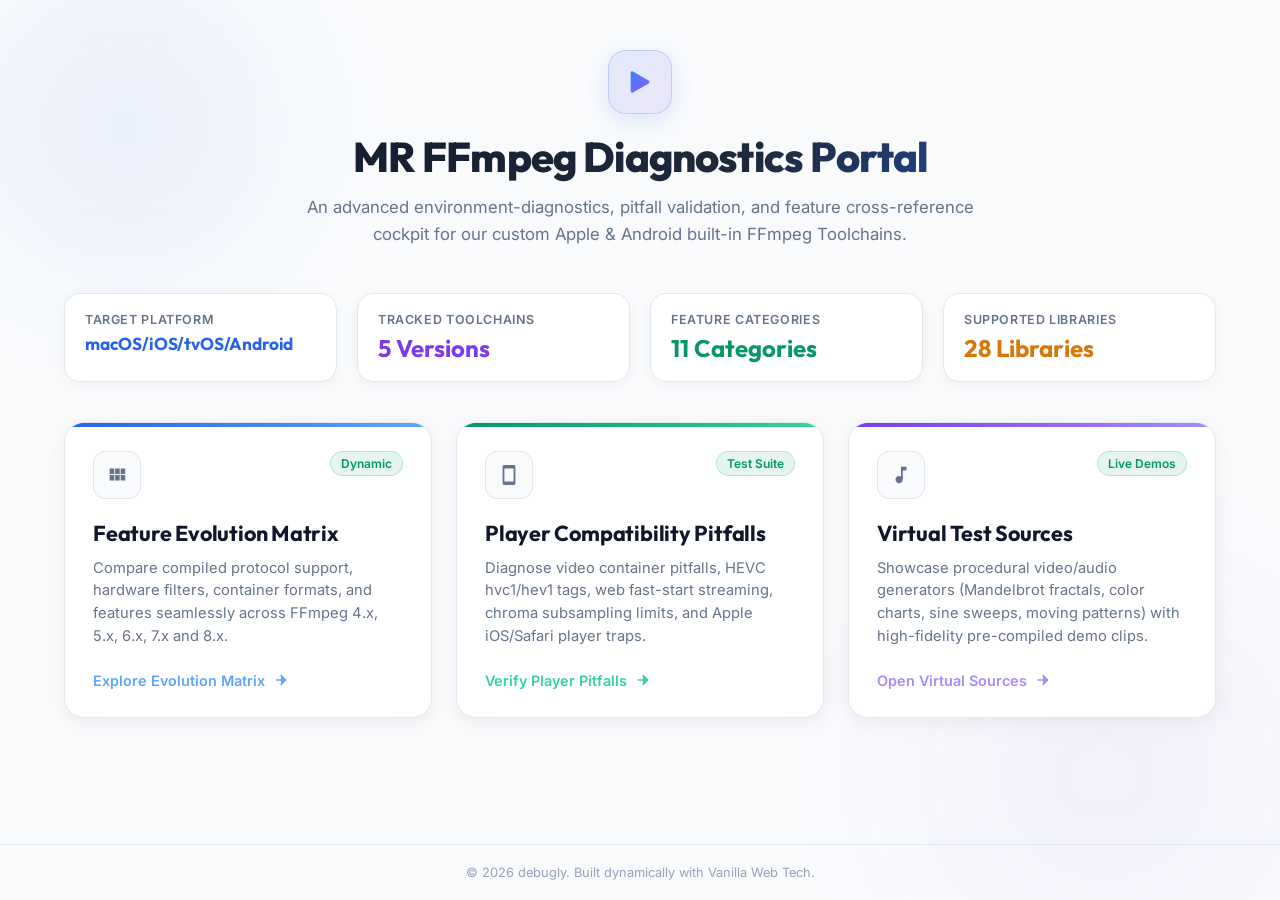
<file: tools/portal-site/index.html>
<!DOCTYPE html>
<html lang="en">
<head>
    <meta charset="UTF-8">
    <meta name="viewport" content="width=device-width, initial-scale=1.0">
    <title>MR FFmpeg Toolchain Diagnostics Portal</title>
    <link rel="preconnect" href="https://fonts.googleapis.com">
    <link rel="preconnect" href="https://fonts.gstatic.com" crossorigin>
    <link href="https://fonts.googleapis.com/css2?family=Inter:wght@300;400;500;600&family=Outfit:wght@400;500;600;700;800&display=swap" rel="stylesheet">
    <style>
        :root {
            --bg-color: #f8fafc;
            --card-bg: #ffffff;
            --card-border: #e2e8f0;
            --text-primary: #0f172a;
            --text-secondary: #64748b;
            --color-blue: #2563eb;
            --color-emerald: #059669;
            --color-purple: #7c3aed;
            --color-amber: #d97706;
            --transition-smooth: all 0.3s cubic-bezier(0.4, 0, 0.2, 1);
        }

        * {
            box-sizing: border-box;
            margin: 0;
            padding: 0;
        }

        html, body {
            overflow-x: hidden;
            width: 100%;
        }

        body {
            font-family: 'Inter', sans-serif;
            background-color: var(--bg-color);
            color: var(--text-primary);
            min-height: 100vh;
            display: flex;
            flex-direction: column;
            position: relative;
            margin: 0;
            padding: 0;
        }

        /* Ambient Glowing Backgrounds */
        body::before {
            content: '';
            position: fixed;
            width: 450px;
            height: 450px;
            background: radial-gradient(circle, rgba(37, 99, 235, 0.08) 0%, transparent 70%);
            top: -100px;
            left: -100px;
            z-index: 0;
            pointer-events: none;
            filter: blur(50px);
            animation: floatGlow 15s infinite alternate ease-in-out;
        }

        body::after {
            content: '';
            position: fixed;
            width: 550px;
            height: 550px;
            background: radial-gradient(circle, rgba(124, 58, 237, 0.06) 0%, transparent 70%);
            bottom: -150px;
            right: -100px;
            z-index: 0;
            pointer-events: none;
            filter: blur(60px);
            animation: floatGlowAlt 20s infinite alternate ease-in-out;
        }

        @keyframes floatGlow {
            0% { transform: translate(0, 0) scale(1); }
            100% { transform: translate(100px, 50px) scale(1.1); }
        }

        @keyframes floatGlowAlt {
            0% { transform: translate(0, 0) scale(1.1); }
            100% { transform: translate(-120px, -50px) scale(0.9); }
        }

        .container {
            max-width: 1200px;
            margin: 0 auto;
            padding: 50px 24px 40px;
            z-index: 10;
            position: relative;
            width: 100%;
            box-sizing: border-box;
            flex: 1 0 auto;
        }

        header {
            text-align: center;
            margin-bottom: 45px;
        }

        .logo-container {
            display: inline-flex;
            align-items: center;
            justify-content: center;
            width: 64px;
            height: 64px;
            background: linear-gradient(135deg, rgba(37, 99, 235, 0.1) 0%, rgba(124, 58, 237, 0.1) 100%);
            border: 1px solid rgba(37, 99, 235, 0.2);
            border-radius: 18px;
            margin-bottom: 18px;
            box-shadow: 0 8px 24px rgba(37, 99, 235, 0.12);
            backdrop-filter: blur(10px);
        }

        .logo-container svg {
            width: 32px;
            height: 32px;
        }

        h1 {
            font-family: 'Outfit', sans-serif;
            font-size: 2.6rem;
            font-weight: 800;
            line-height: 1.2;
            letter-spacing: -0.02em;
            margin: 0 0 12px 0;
            background: linear-gradient(135deg, #0f172a 0%, #1e293b 60%, #2563eb 100%);
            -webkit-background-clip: text;
            -webkit-text-fill-color: transparent;
        }

        .subtitle {
            color: var(--text-secondary);
            font-size: 1.05rem;
            max-width: 680px;
            margin: 0 auto;
            line-height: 1.6;
        }

        /* Dashboard Overview */
        .dashboard-grid {
            display: grid;
            grid-template-columns: repeat(4, 1fr);
            gap: 20px;
            margin-bottom: 40px;
        }

        @media (max-width: 1024px) {
            .dashboard-grid {
                grid-template-columns: repeat(2, 1fr);
            }
        }

        @media (max-width: 580px) {
            .dashboard-grid {
                grid-template-columns: 1fr;
            }
        }

        .dash-item {
            background: var(--card-bg);
            border: 1px solid var(--card-border);
            border-radius: 16px;
            padding: 18px 20px;
            backdrop-filter: blur(12px);
            display: flex;
            flex-direction: column;
            gap: 6px;
            box-shadow: 0 4px 16px rgba(15, 23, 42, 0.04);
            transition: var(--transition-smooth);
            min-width: 0;
        }
        
        .dash-item:hover {
            border-color: #cbd5e1;
            box-shadow: 0 8px 24px rgba(15, 23, 42, 0.08);
            transform: translateY(-2px);
        }

        .dash-label {
            font-size: 0.78rem;
            text-transform: uppercase;
            letter-spacing: 0.05em;
            color: var(--text-secondary);
            font-weight: 600;
        }

        .dash-value {
            font-family: 'Outfit', sans-serif;
            font-size: 1.5rem;
            font-weight: 700;
            color: var(--text-primary);
            line-height: 1.25;
            min-width: 0;
            overflow-wrap: break-word;
            word-break: break-word;
        }

        .dash-value-platform {
            font-size: clamp(1.05rem, 1.35vw, 1.35rem);
            letter-spacing: -0.01em;
        }

        /* Card Grid for Portal Links */
        .portal-grid {
            display: grid;
            grid-template-columns: repeat(auto-fit, minmax(min(320px, 100%), 1fr));
            gap: 24px;
            width: 100%;
        }

        .portal-card {
            background: var(--card-bg);
            border: 1px solid var(--card-border);
            border-radius: 20px;
            padding: 28px;
            text-decoration: none;
            color: inherit;
            display: flex;
            flex-direction: column;
            justify-content: space-between;
            min-height: 260px;
            backdrop-filter: blur(12px);
            box-shadow: 0 4px 20px rgba(15, 23, 42, 0.06);
            transition: var(--transition-smooth);
            position: relative;
            overflow: hidden;
        }

        .portal-card::before {
            content: '';
            position: absolute;
            top: 0;
            left: 0;
            right: 0;
            height: 4px;
            transition: var(--transition-smooth);
        }

        /* Blue Theme */
        .card-blue::before { background: linear-gradient(90deg, var(--color-blue), #60a5fa); }
        .card-blue:hover {
            border-color: rgba(37, 99, 235, 0.4);
            box-shadow: 0 16px 36px rgba(37, 99, 235, 0.12);
        }
        .card-blue:hover .card-icon {
            background: rgba(37, 99, 235, 0.08);
            color: var(--color-blue);
            border-color: rgba(37, 99, 235, 0.2);
        }

        /* Emerald Theme */
        .card-emerald::before { background: linear-gradient(90deg, var(--color-emerald), #34d399); }
        .card-emerald:hover {
            border-color: rgba(5, 150, 105, 0.4);
            box-shadow: 0 16px 36px rgba(5, 150, 105, 0.12);
        }
        .card-emerald:hover .card-icon {
            background: rgba(5, 150, 105, 0.08);
            color: var(--color-emerald);
            border-color: rgba(5, 150, 105, 0.2);
        }

        /* Purple Theme */
        .card-purple::before { background: linear-gradient(90deg, var(--color-purple), #a78bfa); }
        .card-purple:hover {
            border-color: rgba(124, 58, 237, 0.4);
            box-shadow: 0 16px 36px rgba(124, 58, 237, 0.12);
        }
        .card-purple:hover .card-icon {
            background: rgba(124, 58, 237, 0.08);
            color: var(--color-purple);
            border-color: rgba(124, 58, 237, 0.2);
        }

        .card-top {
            display: flex;
            justify-content: space-between;
            align-items: flex-start;
            margin-bottom: 20px;
        }

        .card-icon {
            width: 48px;
            height: 48px;
            border-radius: 12px;
            display: flex;
            align-items: center;
            justify-content: center;
            background: #f8fafc;
            color: var(--text-secondary);
            border: 1px solid var(--card-border);
            transition: var(--transition-smooth);
        }

        .card-icon svg {
            width: 22px;
            height: 22px;
            fill: currentColor;
        }

        .card-badge {
            font-size: 0.75rem;
            font-weight: 600;
            padding: 4px 10px;
            border-radius: 20px;
            background: #f1f5f9;
            color: #475569;
            border: 1px solid var(--card-border);
        }

        .badge-active {
            background: rgba(5, 150, 105, 0.1);
            color: #059669;
            border-color: rgba(5, 150, 105, 0.2);
        }

        .card-title {
            font-family: 'Outfit', sans-serif;
            font-size: 1.35rem;
            font-weight: 700;
            color: var(--text-primary);
            margin-bottom: 10px;
            letter-spacing: -0.01em;
        }

        .card-desc {
            color: var(--text-secondary);
            font-size: 0.92rem;
            line-height: 1.55;
            margin-bottom: 24px;
        }

        .card-footer {
            display: flex;
            align-items: center;
            gap: 8px;
            font-weight: 600;
            font-size: 0.9rem;
            margin-top: auto;
        }

        .card-footer svg {
            width: 16px;
            height: 16px;
            fill: currentColor;
            transition: transform 0.3s ease;
        }

        .portal-card:hover .card-footer svg {
            transform: translateX(6px);
        }

        .portal-card:hover {
            transform: translateY(-6px);
        }

        footer {
            padding: 20px 24px;
            display: flex;
            align-items: center;
            justify-content: center;
            color: #94a3b8;
            font-size: 0.8rem;
            border-top: 1px solid var(--card-border);
            z-index: 10;
            position: relative;
            flex-shrink: 0;
            margin-top: auto;
        }

        @media (max-width: 768px) {
            h1 { font-size: 2.2rem; }
            .container { padding: 40px 16px 24px; }
            .portal-grid { grid-template-columns: 1fr; }
        }
    </style>
</head>
<body>

    <div class="container">
        <header>
            <div class="logo-container">
                <svg viewBox="0 0 24 24" fill="none" xmlns="http://www.w3.org/2000/svg">
                    <path d="M19 12c0-.5-.2-.9-.5-1.2L6.7 4.2c-.4-.3-1-.3-1.4.1C5.1 4.5 5 4.9 5 5.3v13.4c0 .4.1.8.3 1 .4.4 1 .4 1.4.1l11.8-6.6c.3-.3.5-.7.5-1.2z" fill="url(#playGrad)"/>
                    <defs>
                        <linearGradient id="playGrad" x1="5" y1="5" x2="19" y2="19" gradientUnits="userSpaceOnUse">
                            <stop offset="0%" stop-color="#3b82f6" />
                            <stop offset="100%" stop-color="#8b5cf6" />
                        </linearGradient>
                    </defs>
                </svg>
            </div>
            <h1>MR FFmpeg Diagnostics Portal</h1>
            <p class="subtitle">An advanced environment-diagnostics, pitfall validation, and feature cross-reference cockpit for our custom Apple & Android built-in FFmpeg Toolchains.</p>
        </header>

        <div class="dashboard-grid">
            <div class="dash-item">
                <span class="dash-label">Target Platform</span>
                <span class="dash-value dash-value-platform" style="color: var(--color-blue);">macOS/iOS/tvOS/Android</span>
            </div>
            <div class="dash-item">
                <span class="dash-label">Tracked Toolchains</span>
                <span class="dash-value" style="color: var(--color-purple);">5 Versions</span>
            </div>
            <div class="dash-item">
                <span class="dash-label">Feature Categories</span>
                <span class="dash-value" style="color: var(--color-emerald);">11 Categories</span>
            </div>
            <div class="dash-item">
                <span class="dash-label">Supported Libraries</span>
                <span class="dash-value" style="color: var(--color-amber);">28 Libraries</span>
            </div>
        </div>

        <div class="portal-grid">
            <!-- Card 1: Feature Matrix -->
            <a href="feature-matrix.html" class="portal-card card-blue">
                <div class="card-top">
                    <div class="card-icon">
                        <svg viewBox="0 0 24 24" xmlns="http://www.w3.org/2000/svg">
                            <path d="M4 11h5V5H4v6zm0 7h5v-6H4v6zm6 0h5v-6h-5v6zm6 0h5v-6h-5v6zm-6-7h5V5h-5v6zm6-6v6h5V5h-5z"/>
                        </svg>
                    </div>
                    <span class="card-badge badge-active">Dynamic</span>
                </div>
                <div>
                    <h2 class="card-title">Feature Evolution Matrix</h2>
                    <p class="card-desc">Compare compiled protocol support, hardware filters, container formats, and features seamlessly across FFmpeg 4.x, 5.x, 6.x, 7.x and 8.x.</p>
                </div>
                <div class="card-footer" style="color: #60a5fa;">
                    Explore Evolution Matrix
                    <svg viewBox="0 0 24 24" fill="none" stroke="currentColor" stroke-width="2" stroke-linecap="round" stroke-linejoin="round"><line x1="5" y1="12" x2="19" y2="12"></line><polyline points="12 5 19 12 12 19"></polyline></svg>
                </div>
            </a>

            <!-- Card 2: Compatibility Suite -->
            <a href="player-compatibility.html" class="portal-card card-emerald">
                <div class="card-top">
                    <div class="card-icon">
                        <svg viewBox="0 0 24 24" xmlns="http://www.w3.org/2000/svg">
                            <path d="M17 1.01L7 1c-1.1 0-2 .9-2 2v18c0 1.1.9 2 2 2h10c1.1 0 2-.9 2-2V3c0-1.1-.9-1.99-2-1.99zM17 19H7V5h10v14z"/>
                        </svg>
                    </div>
                    <span class="card-badge badge-active">Test Suite</span>
                </div>
                <div>
                    <h2 class="card-title">Player Compatibility Pitfalls</h2>
                    <p class="card-desc">Diagnose video container pitfalls, HEVC hvc1/hev1 tags, web fast-start streaming, chroma subsampling limits, and Apple iOS/Safari player traps.</p>
                </div>
                <div class="card-footer" style="color: #34d399;">
                    Verify Player Pitfalls
                    <svg viewBox="0 0 24 24" fill="none" stroke="currentColor" stroke-width="2" stroke-linecap="round" stroke-linejoin="round"><line x1="5" y1="12" x2="19" y2="12"></line><polyline points="12 5 19 12 12 19"></polyline></svg>
                </div>
            </a>

            <!-- Card 3: Virtual Sources -->
            <a href="virtual-sources.html" class="portal-card card-purple">
                <div class="card-top">
                    <div class="card-icon">
                        <svg viewBox="0 0 24 24" xmlns="http://www.w3.org/2000/svg">
                            <path d="M12 3v10.55c-.59-.34-1.27-.55-2-.55-2.21 0-4 1.79-4 4s1.79 4 4 4 4-1.79 4-4V7h4V3h-6z"/>
                        </svg>
                    </div>
                    <span class="card-badge badge-active">Live Demos</span>
                </div>
                <div>
                    <h2 class="card-title">Virtual Test Sources</h2>
                    <p class="card-desc">Showcase procedural video/audio generators (Mandelbrot fractals, color charts, sine sweeps, moving patterns) with high-fidelity pre-compiled demo clips.</p>
                </div>
                <div class="card-footer" style="color: #a78bfa;">
                    Open Virtual Sources
                    <svg viewBox="0 0 24 24" fill="none" stroke="currentColor" stroke-width="2" stroke-linecap="round" stroke-linejoin="round"><line x1="5" y1="12" x2="19" y2="12"></line><polyline points="12 5 19 12 12 19"></polyline></svg>
                </div>
            </a>
        </div>
    </div>

    <footer>
        &copy; 2026 debugly. Built dynamically with Vanilla Web Tech.
    </footer>

</body>
</html>
</file>
